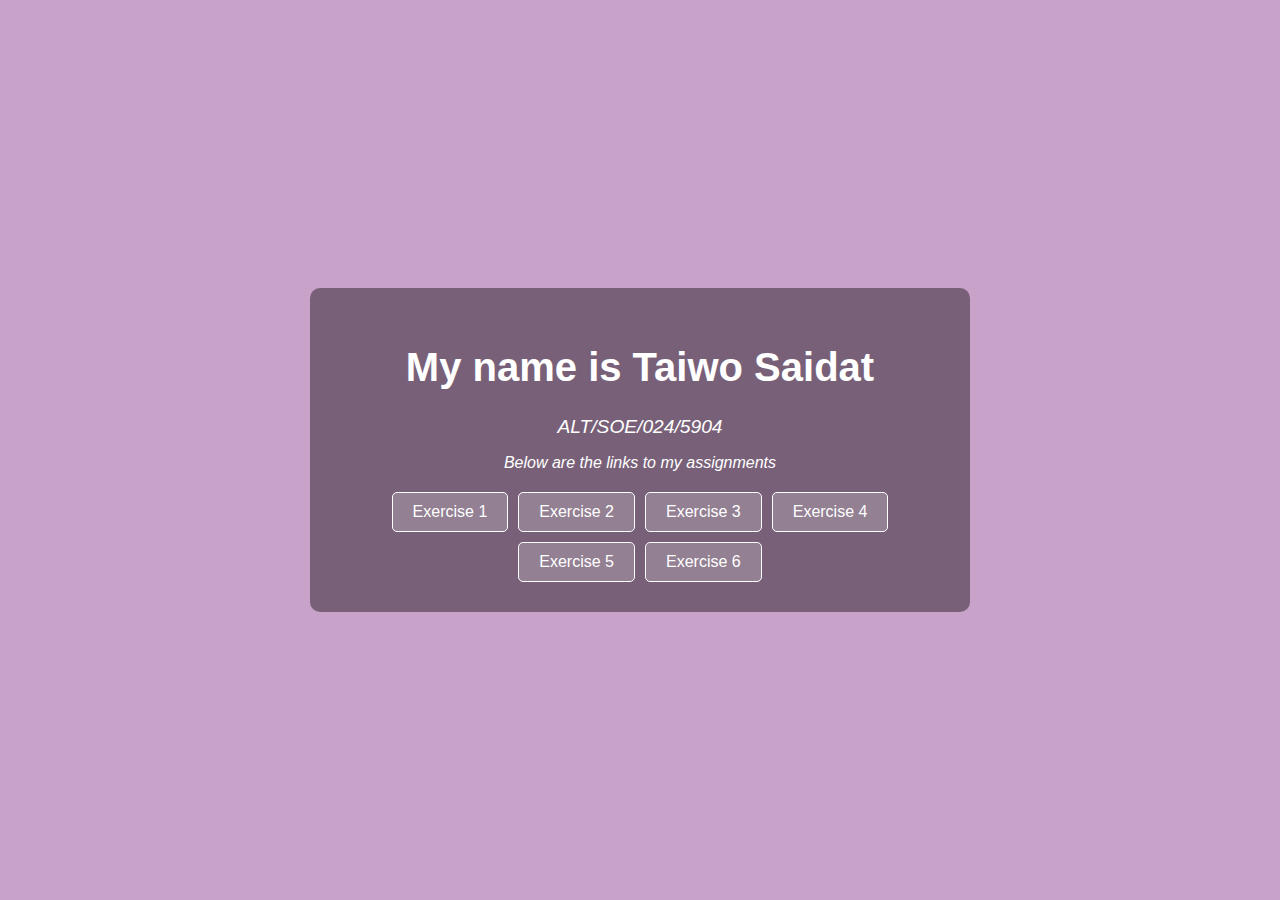
<file: index.html>
<!DOCTYPE html>
<html lang="en">
<head>
    <meta charset="UTF-8">
    <meta name="viewport" content="width=device-width, initial-scale=1.0">
    <title>CSS Assignments Links</title>
    <link rel="stylesheet" href="styles.css">
</head>
<body>
    <div class="container">
        <h1>My name is <span class="highlight">Taiwo Saidat</span></h1>
        <p class="student-id">ALT/SOE/024/5904</p>
        <p class="description">Below are the links to my assignments</p>
        <div class="buttons">
            <a href="./essay.html" class="btn">Exercise 1</a></a>
            <a href="./huckleberry.html" class="btn">Exercise 2</a>
            <a href="./watch.html" class="btn">Exercise 3</a></a>
            <a href="./signup.html" class="btn">Exercise 4</a></a>
            <a href="./wp.html" class="btn">Exercise 5</a></a>
            <a href="./signup.html" class="btn">Exercise 6</a></a>
        </div>
    </div>
</body>
</file>
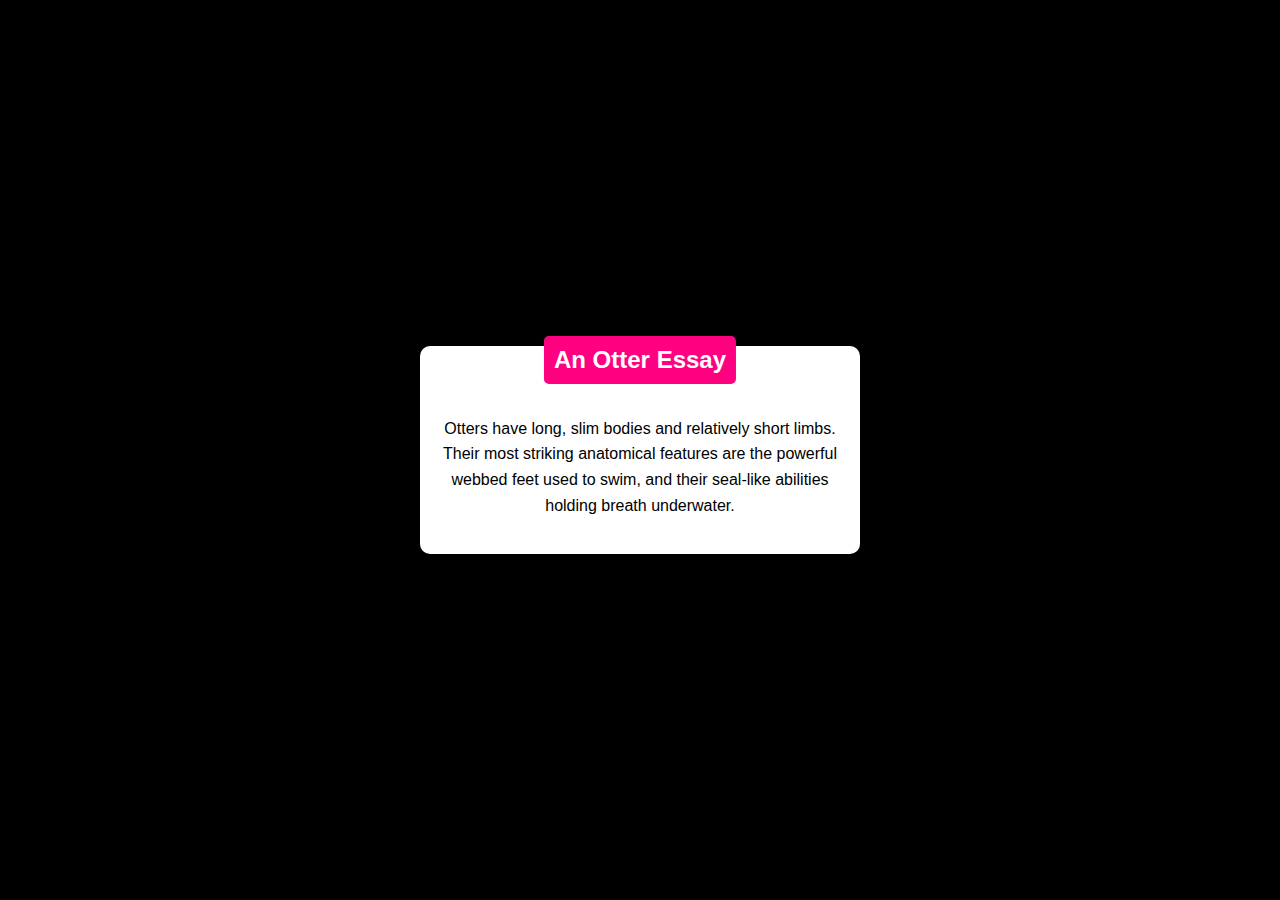
<file: essay.html>
<!DOCTYPE html>
<html lang="en">
<head>
    <meta charset="UTF-8">
    <meta name="viewport" content="width=device-width, initial-scale=1.0">
    <title>An Otter Essay</title>
    <link rel="stylesheet" href="essay.css">
</head>
<body>
    <div class="container">
        <div class="content">
            <div class="heading">An Otter Essay</div>
            <p>
                Otters have long, slim bodies and relatively short limbs. Their most striking anatomical features are the powerful webbed feet used to swim, and their seal-like abilities holding breath underwater.
            </p>
        </div>
    </div>
</body>
</html>
</file>
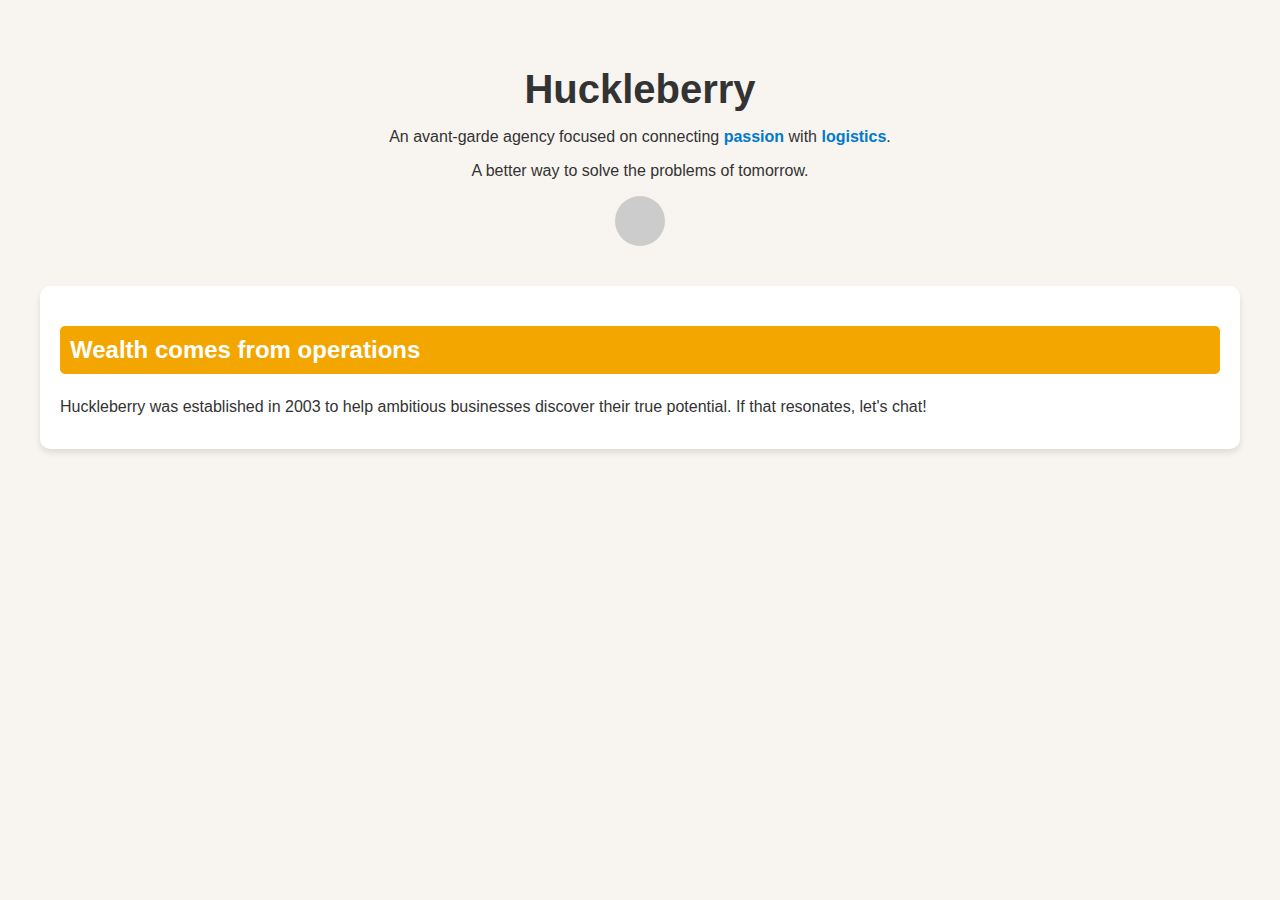
<file: huckleberry.html>
<!DOCTYPE html>
<html lang="en">
<head>
    <meta charset="UTF-8">
    <meta name="viewport" content="width=device-width, initial-scale=1.0">
    <title>Huckleberry Design</title>
    <link rel="stylesheet" href="huckleberry.css">
</head>
<body>
    <div class="container">
        <section class="header">
            <h1>Huckleberry</h1>
            <p>An avant-garde agency focused on connecting <span class="highlight">passion</span> with <span class="highlight">logistics</span>.</p>
            <p> A better way to solve the problems of tomorrow.</p>
            <div class="image-placeholder"></div>
        </section>

        <section class="content">
            <h2>Wealth comes from operations</h2>
            <p>Huckleberry was established in 2003 to help ambitious businesses discover their true potential. If that resonates, let's chat!</p>
        </section>
    </div>
</body>
</html>
</file>
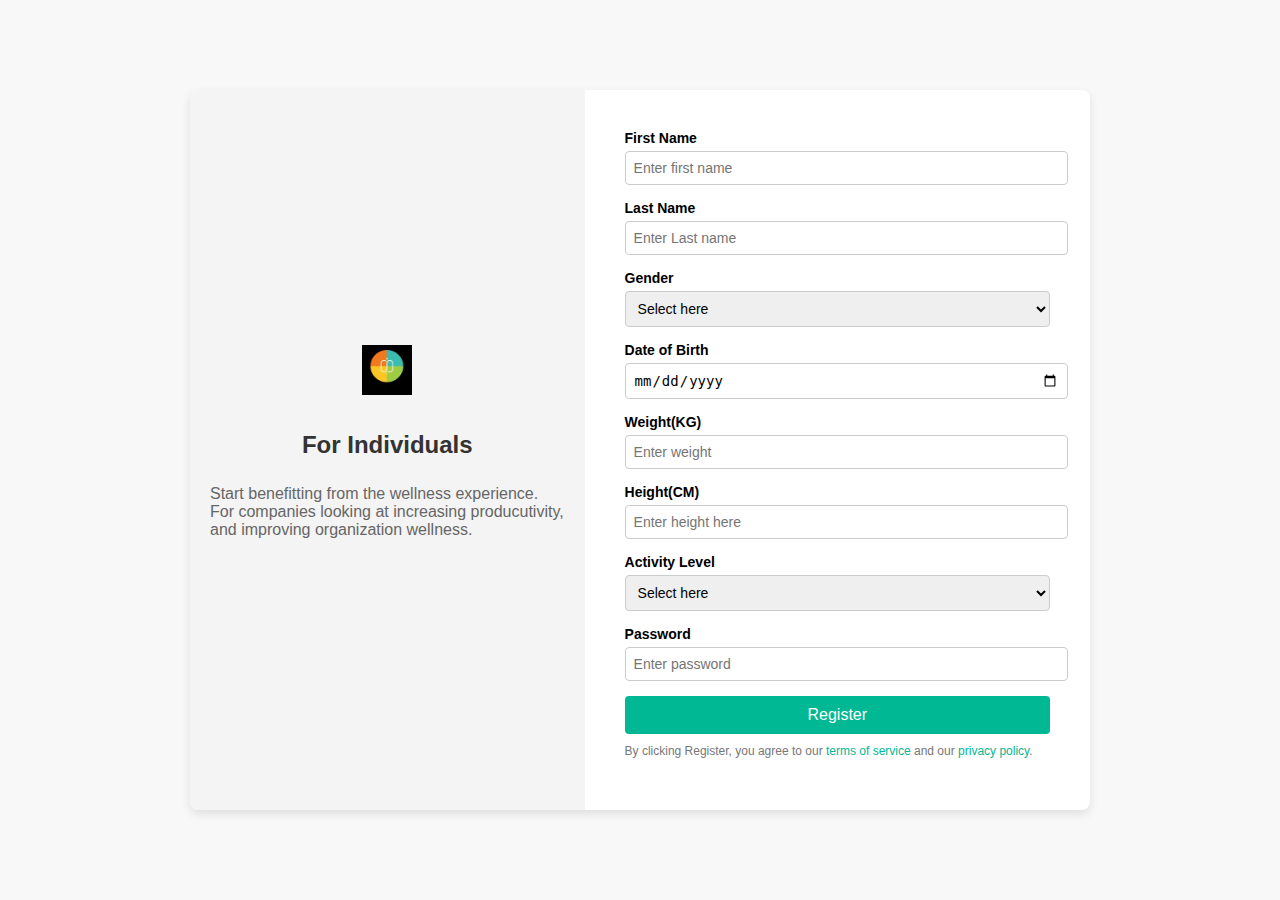
<file: signup.html>
<!DOCTYPE html>
<html lang="en">
<head>
    <meta charset="UTF-8">
    <meta name="viewport" content="width=device-width, initial-scale=1.0">
    <title>Sign Up | Individual</title>
    <link rel="stylesheet" href="signup.css">
</head>
<body>
    <div class="container">
        <div class="left-section">
            <img src="logo.jpg" alt="Company Logo" class="logo">
            <h1>For Individuals</h1>
            <p>Start benefitting from the wellness experience. For companies looking at increasing producutivity, and improving organization wellness.</p>
        </div>
        <div class="right-section">
            <form>
                <div class="form-group">
                    <label for="first-name">First Name</label>
                    <input type="text" id="first-name" placeholder="Enter first name">
                </div>
                <div class="form-group">
                    <label for="last-name">Last Name</label>
                    <input type="text" id="last-name" placeholder="Enter Last name">
                </div>
                <div class="form-group">
                    <label for="gender">Gender</label>
                    <select id="gender">
                        <option>Select here</option>
                        <option>Male</option>
                        <option>Female</option>
                        <option>Other</option>
                    </select>    
                </div>
                <div class="form-group">
                    <label for="dob">Date of Birth</label>
                    <input type="date" id="dob" placeholder="Select here">
                </div>
                <div class="form-group">
                    <label for="weight">Weight(KG)</label>
                    <input type="number" id="weight" placeholder="Enter weight">
                </div>
                <div class="form-group">
                    <label for="height">Height(CM)</label>
                    <input type="number" id="height" placeholder="Enter height here">
                </div>
                <div class="form-group">
                    <label for="activity">Activity Level</label>
                    <select id="activity">
                        <option>Select here</option>
                        <option>Low</option>
                        <option>Moderate</option>
                        <option>High</option>
                    </select> 
                </div>
                <div class="form-group">
                    <label for="password">Password</label>
                    <input type="password" id="password" placeholder="Enter password">
                </div>
                <button type="submit" class="register-btn">Register</button>
                <p class="terms">By clicking Register, you agree to our <a href="#">terms of service</a> and our <a href="#">privacy policy</a>.</p>
                </form>
            </div>
    </div>
</body>
</html>
</file>
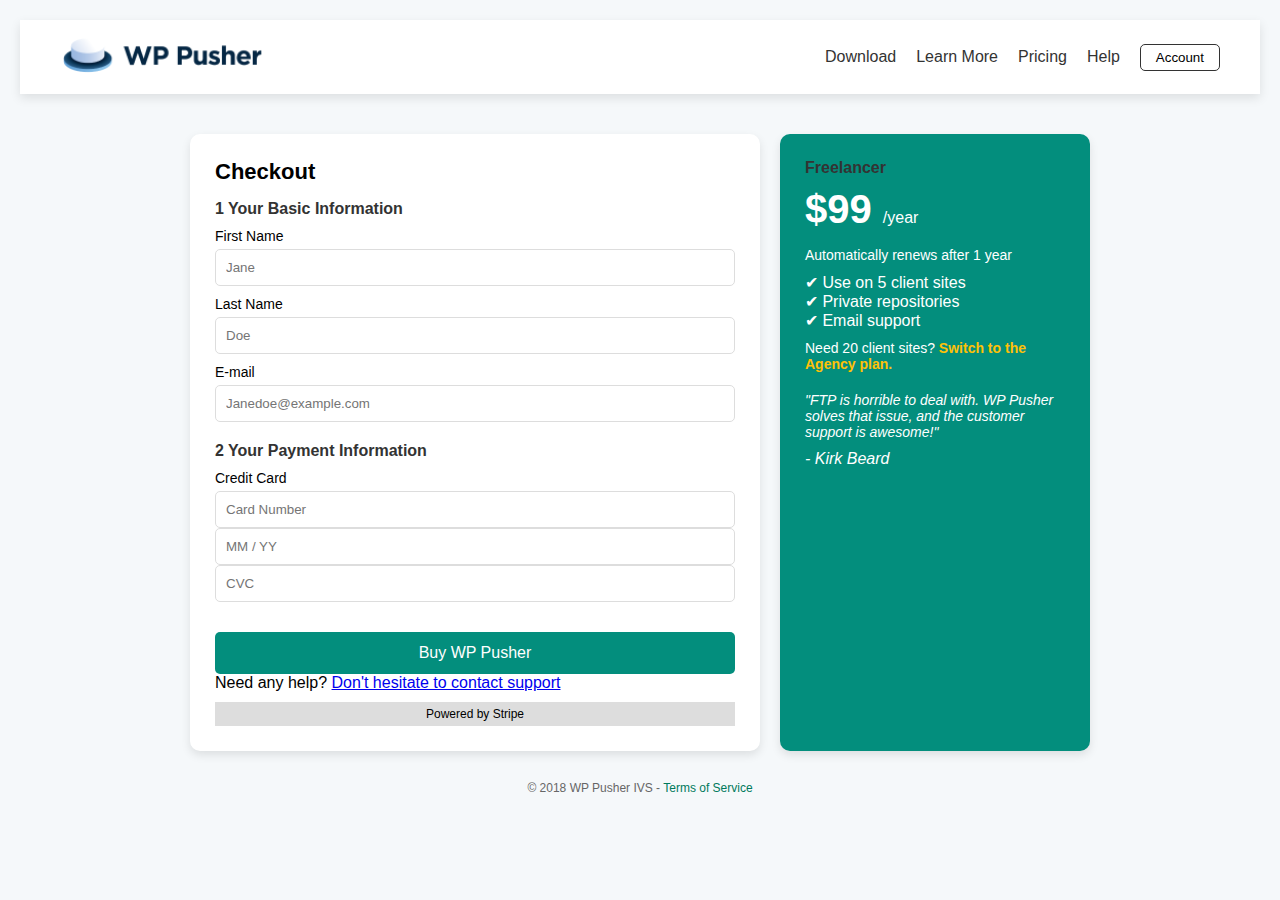
<file: wp.html>
<!DOCTYPE html>
<html lang="en">
<head>
    <meta charset="UTF-8">
    <meta name="viewport" content="width=device-width, initial-scale=1.0">
    <title>WP Pusher Checkout</title>
    <link rel="stylesheet" href="wp.css">
</head>
<body>
    <header class="navbar">
        <div class="logo">
            <img src="./wppusher-logo copy.png" alt="WP Pusher Logo">
        </div>    
        <nav>
                <a href="#">Download</a>
                <a href="#">Learn More</a>
                <a href="#">Pricing</a>
                <a href="#">Help</a>
                <button class="account-btn">Account</button>
        </nav>
    </header>

    <div class="container">
        <div class="checkout-box">
                <h2>Checkout</h2>

                <form>
                   <div class="section">
                       <h3>1 Your Basic Information</h3>
                       <div class="input-group">
                          <label>First Name</label>
                          <input type="text" id="first-name" placeholder="Jane">
                        </div>
                        <div class="input-group">
                            <label>Last Name</label>
                            <input type="text" id="first-name" placeholder="Doe">
                        </div>
                        <div class="input">
                            <label>E-mail</label>
                            <input type="email" id="email" placeholder="Janedoe@example.com">
                        </div>
                    </div>    

                    <div class="section">
                       <h3>2 Your Payment Information</h3>
                       <div class="input-group full-width">
                            <label>Credit Card</label>
                            <input type="text" placeholder="Card Number">
                            <input type="text" placeholder="MM / YY">
                            <input type="text" placeholder="CVC">
                       </div>
                    </div>

                    <button class="buy-btn">Buy WP Pusher</button>
                    <p class="support">Need any help? <a href="#">Don't hesitate to contact support</a></p>
                    <div class="stripe-badge">Powered by Stripe</div>
                </form>
            </div>

            <div class="pricing-box">
               <h3>Freelancer</h3>
               <h2>$99 <span>/year</span></h2>
               <p>Automatically renews after 1 year</p>
               <ul>
                   <li>✔ Use on 5 client sites</li>
                   <li>✔ Private repositories</li>
                   <li>✔ Email support</li>
               </ul>
               <p>Need 20 client sites? <a href="#">Switch to the Agency plan.</a></p>
               <blockquote>
                  "FTP is horrible to deal with. WP Pusher solves that issue, and the customer support is awesome!"
                  <span>- Kirk Beard</span>
               </blockquote>
            </div>
        </div>
    </div>
    <footer>
        <p>© 2018 WP Pusher IVS - <a href="#">Terms of Service</a></p>
    </footer>
</body>
</html>
</file>
<file: styles.css>
body{
    margin: 0;
    padding: 0;
    font-family: 'Poppins', sans-serif;
    text-align: center;
    background: #C8A2C8;
    color: white;
    display: flex;
    justify-content: center;
    align-items: center;
    height: 100vh;
}

.container {
    background: rgba(0, 0, 0, 0.4);
    padding: 30px;
    border-radius: 10px;
    width: 80%;
    max-width: 600px;
}
h1 {
    font-size: 2.5em;
    font-weight: 600;
}
.highlight {
    font-weight: 700;
}
.student-id {
    font-size: 1.2em;
    margin-bottom: 10px;
    font-style: italic;
}
.description {
    font-size: 1em;
    margin-bottom: 20px;
    font-style: italic;
}
.buttons {
    display: flex;
    flex-wrap: wrap;
    justify-content: center;
    gap: 10px;
}
.btn {
    text-decoration: none;
    color: white;
    background: rgba(255, 255, 255, 0.2);
    padding: 10px 20px;
    border-radius: 5px;
    border: 1px solid white;
    transition: background 0.3s ease-in-out;
}
.btn:hover {
    background: rgba(255, 255, 255, 0.5);
}
</file>
<file: essay.css>
body, html {
    margin: 0;
    padding: 0;
    box-sizing: border-box;
  }
  
  body {
    font-family: Arial, sans-serif;
    background-color: #000; 
    color: #fff;
    display: flex;
    justify-content: center;
    align-items: center;
    height: 100vh;
    margin: 0;
  }
  
  
  .container {
    display: flex;
    justify-content: center;
    align-items: center;
    width: 100%;
    height: 100%;
  }
  
  
  .content {
    background-color: #fff; 
    color: #000;
    width: 400px;
    padding: 20px;
    border-radius: 10px;
    position: relative;
    text-align: center;
  }
  
  
  .heading {
    background-color: #ff0080; 
    color: #fff;
    font-weight: bold;
    font-size: 1.5em;
    padding: 10px;
    width: fit-content;
    position: absolute;
    top: -10px;
    left: 50%;
    transform: translateX(-50%);
    border-radius: 5px;
  }
  
  
  .content p {
    margin-top: 50px; 
    font-size: 1em;
    line-height: 1.6;
  }
</file>
<file: huckleberry.css>
body {
    font-family: Arial, sans-serif;
    margin: 0;
    padding: 0;
    background-color: #f8f4ef;
    color: #333;
}
.container {
    max-width: 1200px;
    margin: 0 auto;
    padding: 20px;
}
.header {
    text-align: center;
    padding: 20px;
}
.header h1 {
    font-size: 2.5rem;
    margin-bottom: 10px;
}
.header .highlight {
    font-weight: bold;
    color: #007acc;
}
.header .image-placeholder {
    width: 50px;
    height: 50px;
    margin: 10px auto 0;
    background-color: #ccc;
    border-radius: 50%;
}
.content {
    background-color: #fff;
    padding: 20px;
    border-radius: 10px;
    box-shadow: 0 4px 6px rgba(0, 0, 0, 0.1);
    margin-top: 20px;
}
.content h2 {
    background-color: #f4a600;
    color: #ffff;
    padding: 10px;
    border-radius: 5px;
}
.content p {
    margin: 10px 0;
    line-height: 1.6;
}
@media (max-width: 1024px) {
    .header h1 {
        font-size: 2rem;
    }
    .content {
        padding: 15px;
    }
    .content h2 {
        font-size: 1.2rem;
    }
}
@media (max-width: 768px) {
    .header h1 {
        font-size: 1.5rem;
    }
    .content h2 {
        font-size: 1rem;
    }
    .content p {
        font-size: 0.9rem;
    }
}
</file>
<file: signup.css>
body {
    font-family: Arial, sans-serif;
    margin: 0;
    padding: 0;
    display:flex;
    justify-content: center;
    align-items: center;
    height: 100vh;
    background: #f8f8f8;
}
.container {
    display: flex;
    width: 80%;
    max-width: 900px;
    background: white;
    box-shadow: 0px 4px 10px rgba(0, 0, 0, 0.1);
    border-radius: 8px;
    overflow: hidden;
}
.left-section {
    width: 50%;
    padding: 20px;
    background-color: #f4f4f4;
    display: flex;
    flex-direction: column;
    align-items: center;
    justify-content: center;
}
.logo {
    width: 50px;
    height: 50px;
    background: url('logo.jpg') no-repeat center center/cover;
    margin-bottom: 20px;
}
.left-section h1 {
    font-size: 24px;
    margin-bottom: 10px;
    color: #333;
}
.left-section p {
    font-size: 16px;
    color: #666;
}
.right-section {
    width: 60%;
    padding: 40px;
}
form {
    display: flex;
    flex-direction: column;
}
.form-group {
    margin-bottom: 15px;
}
.form-group label {
    font-size: 14px;
    font-weight: bold;
    display: block;
    margin-bottom: 5px;
}
.form-group input, 
.form-group select {
    width: 100%;
    padding: 8px;
    border: 1px solid #ccc;
    border-radius: 4px;
    font-size: 14px;
}
.register-btn {
    background: #00b894;
    color: white;
    padding: 10px;
    border: none;
    border-radius: 4px;
    cursor: pointer;
    font-size: 16px;
}
.register-btn:hover {
    background: #00987a;
}
.terms {
    font-size: 12px;
    color: #777;
    margin-top: 10px;
}
.terms a {
    color: #00b894;
    text-decoration: none;
}
.terms a:hover {
    text-decoration: underline;
}
@media screen and (max-width: 768px) {
    .container {
        flex-direction: column;
        width: 100%;
    }
    .left-section {
        width: 100%;
        text-align: center;
        padding: 20px;
    }
    .right-section {
        width: 100%;
        padding: 20px;
    }
}
</file>
<file: wp.css>
* {
    margin: 0;
    padding: 0;
    box-sizing: border-box;
    font-family: 'Poppins', sans-serif;
}
body {
    background-color: #F5F8FA;
    padding: 20px;
}

.navbar {
    display: flex;
    justify-content: space-between;
    align-items: center;
    background: white;
    padding: 15px 40px;
    box-shadow: 0px 4px 10px rgba(0, 0, 0, 0.1);
    margin-bottom: 40px;
}
.logo img {
    height: 40px;
}

.navbar nav {
    display: flex;
    align-items: center;
    gap: 20px;
}

.navbar nav a{
    text-decoration: none;
    color: #333;
    font-weight: 500;
}
.account-btn {
    padding: 5px 15px;
    border: 1px solid #333;
    background: transparent;
    cursor: pointer;
    border-radius: 5px;
}

.container {
    display: flex;
    max-width: 900px;
    margin: auto;
    gap: 20px;
}

.checkout-box {
    flex: 2;
    background: white;
    padding: 25px;
    border-radius: 10px;
    box-shadow: 0px 4px 10px rgba(0, 0, 0, 0.1);
}
h2 {
    font-size: 22px;
    margin-bottom: 15px;
}

.section {
    margin-bottom: 20px;
}

h3 {
    font-size: 16px;
    color: #333;
    margin-bottom: 10px;
}
.input-group {
    margin-bottom: 10px;
}
label {
    display: block;
    font-size: 14px;
    margin-bottom: 5px;
}
input {
    width: 100%;
    padding: 10px;
    border: 1px solid #ddd;
    border-radius: 5px;
}
.full-width {
    width: 100%
}
.buy-btn {
    width: 100%;
    padding: 12px;
    background-color: #038E7D;
    color: white;
    font-size: 16px;
    border: none;
    border-radius: 5px;
    cursor: pointer;
    margin-top: 10px;
}
.buy-btn:hover {
    background-color: #027266;
}
.pricing-box {
    flex: 1;
    background: #038E7D;
    color: white;
    padding: 25px;
    border-radius: 10px;
    box-shadow: 0px 4px 10px rgba(0, 0, 0, 0.1);
}
.pricing-box h3 {
    font-size: 2opx;
    margin-bottom: 10px;
}
.pricing-box h2 {
    font-size: 40px;
}
.pricing-box span {
    font-size: 16px;
    font-weight: normal;
}
.pricing-box p {
    font-size: 14px;
    margin: 1opx 0;
}
.pricing-box ul{
    list-style: none;
    padding: 0;
    margin: 10px 0;
}
.pricing-box a {
    color: #FFC107;
    text-decoration: none;
    font-weight: bold;
}
.stripe-badge {
    text-align: center;
    background: #ddd;
    font-size: 12px;
    padding: 5px;
    margin-top: 10px;
}

blockquote {
    font-size: 14px;
    margin-top: 20px;
    font-style: italic;
}
blockquote span{
    display: block;
    margin-top: 10px;
    font-weight: bold;
}

.customer {
    font-size: 14px;
    margin-top: 10px;
}

footer {
    text-align: center;
    margin-top: 30px;
    font-size: 12px;
    color: #666;
}

footer a {
    color: #007a5c;
    text-decoration: none;
}
@media (max-width: 768px) {
    .checkout-box {
        flex-direction: column;
    }
    .section, .pricing-box{
        width: 100%;
    }
}
</file>
